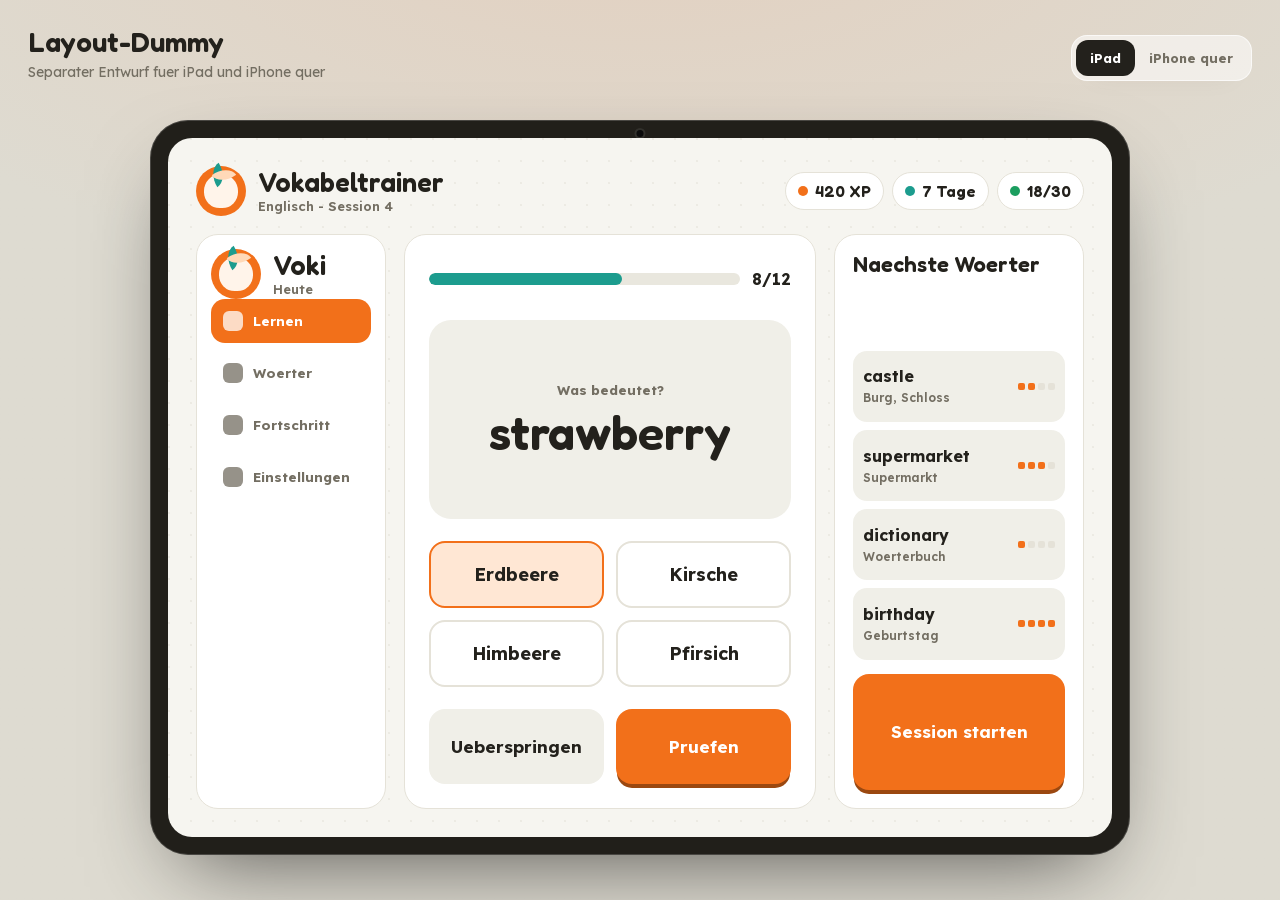
<file: layout-dummy-ipad-iphone-landscape.html>
<!DOCTYPE html>
<html lang="de">
<head>
<meta charset="UTF-8">
<meta name="viewport" content="width=device-width, initial-scale=1.0">
<title>Vokabeltrainer Layout-Dummy</title>
<style>
@font-face {
  font-family: 'Fredoka';
  font-style: normal;
  font-weight: 600;
  font-display: swap;
  src: url("assets/5664187e-d766-461a-bacf-8e274a38971b") format('woff2');
}
@font-face {
  font-family: 'Lexend';
  font-style: normal;
  font-weight: 400 700;
  font-display: swap;
  src: url("assets/ff32f234-5c11-4968-a320-9c2ebfe0c251") format('woff2');
}

:root {
  --bg: #dedbd1;
  --app-bg: #f6f5f0;
  --surface: #ffffff;
  --surface-2: #f0efe8;
  --surface-3: #e9e7de;
  --text: #23211c;
  --text-dim: #736e62;
  --primary: #f2701a;
  --primary-ink: #ffffff;
  --accent: #1c9c8e;
  --correct: #1b9e5f;
  --wrong: #e03a3f;
  --border: #e5e2d8;
  --shadow: rgba(60, 52, 32, .16);
  --font-ui: "Lexend", system-ui, sans-serif;
  --font-display: "Fredoka", "Lexend", system-ui, sans-serif;
}

* { box-sizing: border-box; }
html, body { min-height: 100%; }
body {
  margin: 0;
  font-family: var(--font-ui);
  color: var(--text);
  background:
    radial-gradient(110% 70% at 50% -10%, color-mix(in oklab, var(--primary) 11%, var(--bg)) 0%, var(--bg) 62%);
  -webkit-font-smoothing: antialiased;
}

.page {
  min-height: 100vh;
  padding: 28px;
  display: flex;
  flex-direction: column;
  gap: 22px;
}
.dummy-header {
  display: flex;
  align-items: end;
  justify-content: space-between;
  gap: 16px;
}
.dummy-title {
  margin: 0;
  font-family: var(--font-display);
  font-size: 28px;
  line-height: 1.05;
}
.dummy-meta {
  margin: 6px 0 0;
  color: var(--text-dim);
  font-size: 14px;
}
.viewport-switch {
  display: flex;
  padding: 4px;
  border-radius: 16px;
  background: rgba(255, 255, 255, .55);
  border: 1px solid rgba(255, 255, 255, .66);
  box-shadow: 0 10px 28px -20px var(--shadow);
}
.viewport-switch button {
  border: 0;
  border-radius: 12px;
  padding: 10px 14px;
  background: transparent;
  color: var(--text-dim);
  font: 700 13px var(--font-ui);
  cursor: pointer;
}
.viewport-switch button[aria-pressed="true"] {
  background: var(--text);
  color: #fff;
}

.showcase {
  flex: 1;
  min-height: 0;
  display: grid;
  place-items: center;
}
.device {
  position: relative;
  width: min(100%, var(--device-w));
  aspect-ratio: var(--ratio);
  padding: var(--bezel);
  border-radius: var(--device-r);
  background: #211f1a;
  box-shadow: 0 36px 90px -34px rgba(0, 0, 0, .65), 0 0 0 1px rgba(255, 255, 255, .18) inset;
}
.screen {
  width: 100%;
  height: 100%;
  overflow: hidden;
  border-radius: calc(var(--device-r) - 14px);
  background: var(--app-bg);
  background-image: radial-gradient(circle at 1px 1px, rgba(120, 110, 80, .08) 1px, transparent 0);
  background-size: 22px 22px;
  display: grid;
}
.camera {
  position: absolute;
  width: 7px;
  height: 7px;
  border-radius: 50%;
  background: #0b0b0b;
  box-shadow: 0 0 0 2px rgba(255, 255, 255, .08);
}
.ipad .camera { top: 10px; left: 50%; transform: translateX(-50%); }
.phone .camera { top: 50%; left: 12px; transform: translateY(-50%); }

.app-shell {
  min-height: 0;
  display: grid;
}
.topbar {
  display: flex;
  align-items: center;
  justify-content: space-between;
  gap: 14px;
}
.brand {
  display: flex;
  align-items: center;
  gap: 12px;
  min-width: 0;
}
.mascot {
  width: 50px;
  height: 50px;
  border-radius: 50%;
  background: var(--primary);
  display: grid;
  place-items: center;
  flex: 0 0 auto;
}
.sprout {
  width: 34px;
  height: 34px;
  border-radius: 50% 50% 46% 46%;
  background: #fff4ea;
  position: relative;
}
.sprout:before,
.sprout:after {
  content: "";
  position: absolute;
  top: -9px;
  width: 14px;
  height: 20px;
  border-radius: 100% 0 100% 0;
  background: var(--accent);
}
.sprout:before { left: 7px; transform: rotate(-32deg); }
.sprout:after { right: 7px; transform: rotate(54deg); background: #ffd9b8; }
.brand h1 {
  margin: 0;
  font: 600 27px/1.04 var(--font-display);
  white-space: nowrap;
}
.brand p {
  margin: 2px 0 0;
  color: var(--text-dim);
  font-size: 13px;
  font-weight: 600;
}
.stat-row {
  display: flex;
  gap: 8px;
  flex-wrap: wrap;
  justify-content: flex-end;
}
.stat {
  display: inline-flex;
  align-items: center;
  gap: 7px;
  height: 38px;
  padding: 0 12px;
  border-radius: 999px;
  background: var(--surface);
  border: 1px solid var(--border);
  font-family: var(--font-display);
  font-weight: 600;
}
.dot {
  width: 10px;
  height: 10px;
  border-radius: 50%;
  background: var(--primary);
}
.dot.teal { background: var(--accent); }
.dot.green { background: var(--correct); }

.panel {
  background: var(--surface);
  border: 1px solid var(--border);
  border-radius: 22px;
}
.nav {
  display: flex;
  flex-direction: column;
  gap: 8px;
}
.nav button,
.choice,
.primary-action,
.ghost-action {
  font-family: var(--font-ui);
  font-weight: 700;
  border: 0;
  cursor: pointer;
}
.nav button {
  display: flex;
  align-items: center;
  gap: 10px;
  width: 100%;
  min-height: 44px;
  padding: 0 12px;
  border-radius: 14px;
  color: var(--text-dim);
  background: transparent;
  text-align: left;
}
.nav button.active {
  background: var(--primary);
  color: var(--primary-ink);
}
.nav-icon {
  width: 20px;
  height: 20px;
  border-radius: 6px;
  background: currentColor;
  opacity: .75;
}
.lesson-card {
  padding: 24px;
  display: grid;
  gap: 22px;
}
.progress {
  display: flex;
  align-items: center;
  gap: 12px;
}
.track {
  flex: 1;
  height: 12px;
  border-radius: 99px;
  background: var(--surface-3);
  overflow: hidden;
}
.bar {
  width: 62%;
  height: 100%;
  border-radius: inherit;
  background: var(--accent);
}
.word {
  min-height: 180px;
  border-radius: 22px;
  background: var(--surface-2);
  display: grid;
  place-items: center;
  text-align: center;
  padding: 24px;
}
.word small {
  display: block;
  margin-bottom: 10px;
  color: var(--text-dim);
  font-weight: 700;
}
.word strong {
  display: block;
  font: 600 48px/1 var(--font-display);
}
.choices {
  display: grid;
  grid-template-columns: repeat(2, minmax(0, 1fr));
  gap: 12px;
}
.choice {
  min-height: 58px;
  border-radius: 16px;
  color: var(--text);
  background: var(--surface);
  border: 2px solid var(--border);
  font-size: 18px;
}
.choice.selected {
  border-color: var(--primary);
  background: #ffe7d4;
}
.primary-action,
.ghost-action {
  min-height: 56px;
  border-radius: 16px;
  padding: 0 20px;
  font-size: 17px;
}
.primary-action {
  color: var(--primary-ink);
  background: var(--primary);
  box-shadow: 0 5px 0 -1px color-mix(in oklab, var(--primary) 70%, #000 28%);
}
.ghost-action {
  background: var(--surface-2);
  color: var(--text);
}
.side-panel {
  padding: 18px;
  display: grid;
  gap: 14px;
}
.side-panel h2 {
  margin: 0;
  font: 600 22px/1.05 var(--font-display);
}
.mini-list {
  display: grid;
  gap: 8px;
}
.mini-item {
  display: grid;
  grid-template-columns: 1fr auto;
  align-items: center;
  gap: 8px;
  min-height: 48px;
  padding: 8px 10px;
  border-radius: 14px;
  background: var(--surface-2);
  font-weight: 700;
}
.mini-item span {
  color: var(--text-dim);
  font-size: 12px;
  font-weight: 600;
}
.level {
  display: flex;
  gap: 3px;
}
.level i {
  width: 7px;
  height: 7px;
  border-radius: 2px;
  background: var(--primary);
}
.level i.off { background: var(--border); }

.ipad {
  --device-w: 980px;
  --ratio: 4 / 3;
  --bezel: 18px;
  --device-r: 38px;
}
.ipad .app-shell {
  grid-template-columns: 190px minmax(0, 1fr) 250px;
  grid-template-rows: auto minmax(0, 1fr);
  gap: 18px;
  padding: 28px;
}
.ipad .topbar {
  grid-column: 1 / -1;
}
.ipad .lesson-card {
  min-height: 0;
}
.ipad .sidebar {
  padding: 14px;
}
.ipad .actions {
  display: grid;
  grid-template-columns: 1fr 1fr;
  gap: 12px;
}

.phone {
  --device-w: 900px;
  --ratio: 19.5 / 9;
  --bezel: 14px;
  --device-r: 34px;
}
.phone .screen {
  border-radius: 23px;
}
.phone .app-shell {
  grid-template-columns: 150px minmax(0, 1fr) 190px;
  grid-template-rows: minmax(0, 1fr);
  gap: 12px;
  padding: 14px 18px 14px 28px;
}
.phone .topbar {
  display: none;
}
.phone .sidebar {
  padding: 10px;
}
.phone .brand {
  margin-bottom: 12px;
}
.phone .brand h1 {
  font-size: 20px;
}
.phone .brand p {
  font-size: 11px;
}
.phone .mascot {
  width: 42px;
  height: 42px;
}
.phone .nav button {
  min-height: 36px;
  border-radius: 12px;
  font-size: 12px;
}
.phone .lesson-card {
  grid-template-columns: minmax(0, .9fr) minmax(0, 1.1fr);
  grid-template-rows: auto minmax(0, 1fr) auto;
  gap: 10px;
  padding: 14px;
}
.phone .progress {
  grid-column: 1 / -1;
}
.phone .word {
  min-height: 0;
  padding: 14px;
}
.phone .word strong {
  font-size: 36px;
}
.phone .choices {
  grid-template-columns: 1fr;
  gap: 8px;
}
.phone .choice {
  min-height: 42px;
  font-size: 15px;
  border-radius: 13px;
}
.phone .actions {
  grid-column: 1 / -1;
  display: grid;
  grid-template-columns: 1fr 1fr;
  gap: 10px;
}
.phone .primary-action,
.phone .ghost-action {
  min-height: 42px;
  border-radius: 13px;
  font-size: 14px;
}
.phone .side-panel {
  padding: 12px;
  gap: 9px;
}
.phone .side-panel h2 {
  font-size: 18px;
}
.phone .mini-item {
  min-height: 38px;
  padding: 6px 8px;
  font-size: 13px;
  border-radius: 12px;
}
.phone .mini-item span {
  display: none;
}
.phone .stat-row {
  justify-content: stretch;
}
.phone .stat {
  height: 32px;
  font-size: 13px;
}

.hidden { display: none; }

@media (max-width: 760px) {
  .page { padding: 16px; }
  .dummy-header { align-items: stretch; flex-direction: column; }
  .viewport-switch { align-self: start; }
  .dummy-title { font-size: 24px; }
}
</style>
</head>
<body>
  <main class="page">
    <header class="dummy-header">
      <div>
        <h1 class="dummy-title">Layout-Dummy</h1>
        <p class="dummy-meta">Separater Entwurf fuer iPad und iPhone quer</p>
      </div>
      <div class="viewport-switch" role="group" aria-label="Ansicht waehlen">
        <button type="button" data-view="ipad" aria-pressed="true">iPad</button>
        <button type="button" data-view="phone" aria-pressed="false">iPhone quer</button>
      </div>
    </header>

    <section class="showcase">
      <article class="device ipad" data-device="ipad" aria-label="iPad Layout-Dummy">
        <i class="camera"></i>
        <div class="screen">
          <div class="app-shell">
            <header class="topbar">
              <div class="brand">
                <div class="mascot"><div class="sprout"></div></div>
                <div>
                  <h1>Vokabeltrainer</h1>
                  <p>Englisch - Session 4</p>
                </div>
              </div>
              <div class="stat-row">
                <div class="stat"><i class="dot"></i> 420 XP</div>
                <div class="stat"><i class="dot teal"></i> 7 Tage</div>
                <div class="stat"><i class="dot green"></i> 18/30</div>
              </div>
            </header>

            <aside class="panel sidebar">
              <div class="brand">
                <div class="mascot"><div class="sprout"></div></div>
                <div>
                  <h1>Voki</h1>
                  <p>Heute</p>
                </div>
              </div>
              <nav class="nav" aria-label="Bereiche">
                <button class="active"><i class="nav-icon"></i>Lernen</button>
                <button><i class="nav-icon"></i>Woerter</button>
                <button><i class="nav-icon"></i>Fortschritt</button>
                <button><i class="nav-icon"></i>Einstellungen</button>
              </nav>
            </aside>

            <section class="panel lesson-card">
              <div class="progress">
                <div class="track"><div class="bar"></div></div>
                <strong>8/12</strong>
              </div>
              <div class="word">
                <div>
                  <small>Was bedeutet?</small>
                  <strong>strawberry</strong>
                </div>
              </div>
              <div class="choices">
                <button class="choice selected">Erdbeere</button>
                <button class="choice">Kirsche</button>
                <button class="choice">Himbeere</button>
                <button class="choice">Pfirsich</button>
              </div>
              <div class="actions">
                <button class="ghost-action">Ueberspringen</button>
                <button class="primary-action">Pruefen</button>
              </div>
            </section>

            <aside class="panel side-panel">
              <h2>Naechste Woerter</h2>
              <div class="mini-list">
                <div class="mini-item"><div>castle<br><span>Burg, Schloss</span></div><div class="level"><i></i><i></i><i class="off"></i><i class="off"></i></div></div>
                <div class="mini-item"><div>supermarket<br><span>Supermarkt</span></div><div class="level"><i></i><i></i><i></i><i class="off"></i></div></div>
                <div class="mini-item"><div>dictionary<br><span>Woerterbuch</span></div><div class="level"><i></i><i class="off"></i><i class="off"></i><i class="off"></i></div></div>
                <div class="mini-item"><div>birthday<br><span>Geburtstag</span></div><div class="level"><i></i><i></i><i></i><i></i></div></div>
              </div>
              <button class="primary-action">Session starten</button>
            </aside>
          </div>
        </div>
      </article>

      <article class="device phone hidden" data-device="phone" aria-label="iPhone Querformat Layout-Dummy">
        <i class="camera"></i>
        <div class="screen">
          <div class="app-shell">
            <aside class="panel sidebar">
              <div class="brand">
                <div class="mascot"><div class="sprout"></div></div>
                <div>
                  <h1>Voki</h1>
                  <p>8/12 - 420 XP</p>
                </div>
              </div>
              <nav class="nav" aria-label="Bereiche">
                <button class="active"><i class="nav-icon"></i>Lernen</button>
                <button><i class="nav-icon"></i>Woerter</button>
                <button><i class="nav-icon"></i>Stats</button>
              </nav>
            </aside>

            <section class="panel lesson-card">
              <div class="progress">
                <div class="track"><div class="bar"></div></div>
                <strong>8/12</strong>
              </div>
              <div class="word">
                <div>
                  <small>Was bedeutet?</small>
                  <strong>strawberry</strong>
                </div>
              </div>
              <div class="choices">
                <button class="choice selected">Erdbeere</button>
                <button class="choice">Kirsche</button>
                <button class="choice">Himbeere</button>
                <button class="choice">Pfirsich</button>
              </div>
              <div class="actions">
                <button class="ghost-action">Weiter</button>
                <button class="primary-action">Pruefen</button>
              </div>
            </section>

            <aside class="panel side-panel">
              <h2>Naechste</h2>
              <div class="mini-list">
                <div class="mini-item"><div>castle<br><span>Burg</span></div><div class="level"><i></i><i></i><i class="off"></i></div></div>
                <div class="mini-item"><div>dictionary<br><span>Woerterbuch</span></div><div class="level"><i></i><i class="off"></i><i class="off"></i></div></div>
                <div class="mini-item"><div>birthday<br><span>Geburtstag</span></div><div class="level"><i></i><i></i><i></i></div></div>
              </div>
              <div class="stat-row">
                <div class="stat"><i class="dot teal"></i> 7</div>
                <div class="stat"><i class="dot green"></i> 18</div>
              </div>
            </aside>
          </div>
        </div>
      </article>
    </section>
  </main>

<script>
const buttons = document.querySelectorAll("[data-view]");
const devices = document.querySelectorAll("[data-device]");
buttons.forEach((button) => {
  button.addEventListener("click", () => {
    const view = button.dataset.view;
    buttons.forEach((b) => b.setAttribute("aria-pressed", String(b === button)));
    devices.forEach((device) => device.classList.toggle("hidden", device.dataset.device !== view));
  });
});
</script>
</body>
</html>
</file>
